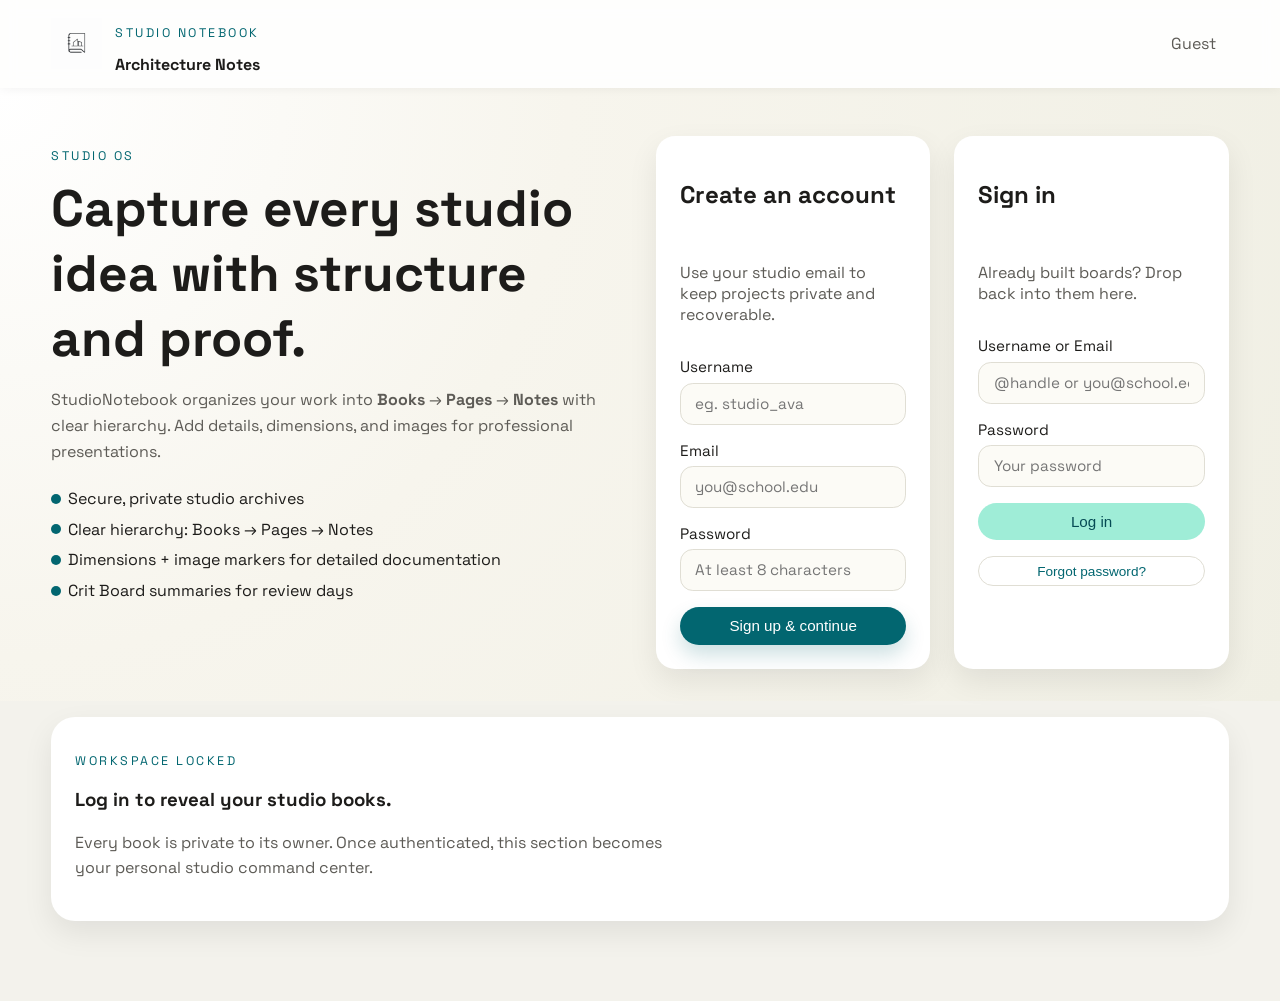
<file: frontend/index.html>
<!DOCTYPE html>
<html lang="en">
<head>
    <meta charset="UTF-8" />
    <meta name="viewport" content="width=device-width, initial-scale=1.0" />
    <title>StudioNotebook | Dashboard</title>
    <link rel="stylesheet" href="styles.css" />
</head>
<body data-page="dashboard">
    <nav class="top-bar">
        <div class="brand">
            <img src="StudioNotebook_Logo.png" alt="StudioNotebook logo" class="brand__logo" />
            <div>
                <p class="eyebrow">Studio Notebook</p>
                <strong>Architecture Notes</strong>
            </div>
        </div>
        <div class="top-bar__actions" id="nav-auth">
            <p id="nav-username" class="muted"></p>
            <div class="top-bar__cta">
                <a href="settings.html" class="btn ghost small" id="nav-settings">Settings</a>
                <button id="nav-logout" class="btn ghost small">Log out</button>
            </div>
        </div>
    </nav>

    <header id="public-hero" class="hero hero--split">
        <div class="hero__content">
            <p class="eyebrow">Studio OS</p>
            <h1>Capture every studio idea with structure and proof.</h1>
            <p class="subtitle">
                StudioNotebook organizes your work into <strong>Books</strong> → <strong>Pages</strong> → <strong>Notes</strong> with clear hierarchy. Add details, dimensions, and images for professional presentations.
            </p>
            <ul class="hero__bullets">
                <li>Secure, private studio archives</li>
                <li>Clear hierarchy: Books → Pages → Notes</li>
                <li>Dimensions + image markers for detailed documentation</li>
                <li>Crit Board summaries for review days</li>
            </ul>
        </div>
        <div class="auth-stack">
            <section class="auth-card">
                <h2>Create an account</h2>
                <p class="muted">Use your studio email to keep projects private and recoverable.</p>
                <form id="signup-form" class="form__stack">
                    <label>
                        Username
                        <input type="text" name="username" placeholder="eg. studio_ava" required />
                    </label>
                    <label>
                        Email
                        <input type="email" name="email" placeholder="you@school.edu" required />
                    </label>
                    <label>
                        Password
                        <input type="password" name="password" placeholder="At least 8 characters" required />
                    </label>
                    <button type="submit" class="btn primary">Sign up &amp; continue</button>
                </form>
            </section>
            <section class="auth-card" id="login-card">
                <h2>Sign in</h2>
                <p class="muted">Already built boards? Drop back into them here.</p>
                <form id="login-form" class="form__stack">
                    <label>
                        Username or Email
                        <input type="text" name="username_or_email" placeholder="@handle or you@school.edu" required />
                    </label>
                    <label>
                        Password
                        <input type="password" name="password" placeholder="Your password" required />
                    </label>
                    <button type="submit" class="btn secondary">Log in</button>
                    <button type="button" id="forgot-password-toggle" class="btn ghost small">Forgot password?</button>
                </form>
                
                <div id="reset-flow" class="hidden">
                    <hr />
                    <h3>Reset Password</h3>
                    <p class="muted">Enter your email to receive a reset token.</p>
                    <form id="reset-form" class="form__stack">
                        <label>
                            Email
                            <input type="email" name="email" placeholder="you@school.edu" required />
                        </label>
                        <button type="submit" class="btn ghost">Send reset email</button>
                    </form>
                    <form id="reset-confirm-form" class="form__stack hidden">
                        <label>
                            Reset Code
                            <input type="text" name="token" placeholder="Check your console/terminal" required />
                        </label>
                        <label>
                            New Password
                            <input type="password" name="password" placeholder="At least 8 characters" required />
                        </label>
                        <button type="submit" class="btn secondary">Update password</button>
                    </form>
                    <button type="button" id="reset-cancel" class="btn ghost small">Back to sign in</button>
                </div>
            </section>
        </div>
    </header>

    <section id="workspace-hero" class="hero hero--dashboard hidden">
        <div class="hero__content">
            <p class="eyebrow">Studio Hub</p>
            <h1>Welcome back, <span id="hero-username">Designer</span>.</h1>
            <p class="subtitle">
                <strong>Book → Page → Note</strong> hierarchy keeps your work organized. Add detailed notes with dimensions and images for presentation-ready studio documentation.
            </p>
            <div class="hierarchy-explainer">
                <div class="hierarchy-step">
                    <div class="hierarchy-icon">📚</div>
                    <div>
                        <strong>Books</strong>
                        <p class="muted">Project collections</p>
                    </div>
                </div>
                <div class="hierarchy-step">
                    <div class="hierarchy-icon">📄</div>
                    <div>
                        <strong>Pages</strong>
                        <p class="muted">Sheets inside a book</p>
                    </div>
                </div>
                <div class="hierarchy-step">
                    <div class="hierarchy-icon">📝</div>
                    <div>
                        <strong>Notes</strong>
                        <p class="muted">Content cards with details</p>
                    </div>
                </div>
            </div>
            <ul class="pulse-list">
                <li>
                    <strong>Latest book</strong>
                    <p><span id="stat-highlight-name">No books yet</span> · <span id="stat-highlight-count">0</span> pages captured.</p>
                </li>
                <li>
                    <strong>Status</strong>
                    <p>Private by default. Export when you're ready to present or submit.</p>
                </li>
            </ul>
            <div class="cta-row">
                <a class="btn primary" href="#book-form">Add new book</a>
                <button id="open-latest-book" class="btn ghost">Open latest book</button>
            </div>
        </div>
        <div class="workspace-panel">
            <div class="stat-grid">
                <article class="stat-card">
                    <p class="eyebrow">Books</p>
                    <p class="stat-card__value" id="stat-books">0</p>
                    <p class="muted">Project collections</p>
                </article>
                <article class="stat-card">
                    <p class="eyebrow">Pages</p>
                    <p class="stat-card__value" id="stat-pages">0</p>
                    <p class="muted">Sheets with notes</p>
                </article>
                <article class="stat-card">
                    <p class="eyebrow">Focus</p>
                    <p class="stat-card__value" id="stat-focus-count">0</p>
                    <p class="muted" id="stat-focus-label">Start your first book</p>
                </article>
            </div>
            <div class="workspace-note">
                <p class="eyebrow">Tip</p>
                <p id="workspace-note-body">
                    Use clear titles for books and pages. Add dimensions and notes to make your documentation presentation-ready.
                </p>
            </div>
        </div>
    </section>

    <main class="main-flow">
        <section id="auth-invite" class="panel">
            <p class="eyebrow">Workspace locked</p>
            <h3>Log in to reveal your studio books.</h3>
            <p class="subtitle">
                Every book is private to its owner. Once authenticated, this section becomes your personal studio
                command center.
            </p>
        </section>

        <section id="app-shell" class="panel app-shell hidden">
            <div class="panel__header">
                <div>
                    <p class="eyebrow">Workspace</p>
                    <h3 id="app-welcome">Welcome back</h3>
                </div>
                <button id="refresh-books" class="btn ghost">Refresh</button>
            </div>
            <div class="app-shell__grid">
                <form id="book-form" class="form__stack card">
                    <h4>Add a Book</h4>
                    <label>
                        Book Title
                        <input type="text" name="title" placeholder="eg. Civic Library" required />
                    </label>
                    <label>
                        Sector (optional)
                        <input type="text" name="sector" placeholder="eg. Public, Residential" />
                    </label>
                    <label>
                        Description (optional)
                        <textarea name="description" rows="3" placeholder="Brief for the studio project."></textarea>
                    </label>
                    <button type="submit" class="btn primary">Save Book</button>
                    <p class="form__hint">Use project names that will look good on a crit board export.</p>
                </form>

                <div>
                    <div class="panel__subheader">
                        <p class="eyebrow">Your books</p>
                        <h4>Tap to open the tile pages.</h4>
                    </div>
                    <div id="book-list" class="category-grid"></div>
                </div>
            </div>
        </section>

        <section id="dashboard-tools" class="panel app-shell hidden">
            <div class="panel__header">
                <div>
                    <p class="eyebrow">Studio Alerts</p>
                    <h3>Deadlines and reminders</h3>
                </div>
            </div>
            <div class="app-shell__grid">
                <div>
                    <div class="panel__subheader">
                        <p class="eyebrow">Upcoming</p>
                        <h4>Scheduled reminders</h4>
                    </div>
                    <div id="reminder-list" class="reminder-list"></div>
                </div>
                <form id="reminder-form" class="form__stack card">
                    <h4>Add Reminder</h4>
                    <label>
                        Title
                        <input type="text" name="title" placeholder="eg. Pin-up for studio" required />
                    </label>
                    <label>
                        Remind at
                        <input type="datetime-local" name="remind_at" required />
                    </label>
                    <button type="submit" class="btn primary">Schedule</button>
                    <p class="form__hint">Browser notifications will be enabled later in v1.</p>
                </form>
            </div>
        </section>
    </main>

    <template id="book-card-template">
        <article class="category-card">
            <div>
                <p class="category-card__title"></p>
                <p class="category-card__count"></p>
            </div>
            <a class="btn secondary" href="#">Open</a>
        </article>
    </template>

    <div id="toast" class="toast" role="status" aria-live="polite"></div>

    <script src="app.js" type="module"></script>
</body>
</html>
</file>
<file: frontend/styles.css>
@import url("https://fonts.googleapis.com/css2?family=Space+Grotesk:wght@400;500;600&family=Inter:wght@400;500&display=swap");

:root {
    --bg: #f3f2ec;
    --panel: #ffffff;
    --accent: #026670;
    --accent-soft: #9fedd7;
    --text: #1d1c1a;
    --muted: #5d5b56;
    --border: #e0ded4;
    --shadow: 0 12px 30px rgba(0, 0, 0, 0.08);
}

* {
    box-sizing: border-box;
}

html {
    width: 100%;
    overflow-x: hidden;
}

body {
    margin: 0;
    font-family: "Space Grotesk", "Inter", sans-serif;
    background: var(--bg);
    color: var(--text);
    min-height: 100vh;
    overflow-x: hidden;
}

.top-bar {
    position: sticky;
    top: 0;
    z-index: 10;
    display: flex;
    justify-content: space-between;
    align-items: center;
    padding: 0.8rem clamp(1rem, 4vw, 4rem);
    background: rgba(255, 255, 255, 0.9);
    backdrop-filter: blur(8px);
    box-shadow: 0 1px 10px rgba(0, 0, 0, 0.05);
}

.brand {
    display: flex;
    align-items: center;
    gap: 0.8rem;
}

.brand__logo {
    width: clamp(44px, 4vw, 58px);
    height: auto;
    object-fit: contain;
    flex-shrink: 0;
}

.top-bar__actions {
    display: flex;
    align-items: center;
    gap: 0.8rem;
}

.top-bar__cta {
    display: flex;
    gap: 0.5rem;
}

img {
    max-width: 100%;
    display: block;
}

a {
    color: inherit;
    text-decoration: none;
}

.hero,
.sub-hero {
    display: grid;
    grid-template-columns: repeat(auto-fit, minmax(280px, 1fr));
    gap: 2rem;
    padding: 3rem clamp(1rem, 4vw, 4rem) 2rem;
    background: radial-gradient(circle at top left, #ffffff 0%, #f7f5ed 40%, #f0efe4 100%);
}

.hero--split {
    align-items: stretch;
}

.hero--dashboard {
    align-items: center;
    border-bottom: 1px solid var(--border);
    background: radial-gradient(circle at 20% 20%, #ffffff 0%, #f7f5ed 45%, #e6f6f2 100%);
}

.hero__panel {
    background: var(--panel);
    padding: 2rem;
    border-radius: 1.5rem;
    box-shadow: var(--shadow);
}

.workspace-panel {
    background: var(--panel);
    border-radius: 1.5rem;
    padding: 1.5rem;
    box-shadow: var(--shadow);
    display: flex;
    flex-direction: column;
    gap: 1.2rem;
}

.auth-stack {
    display: grid;
    grid-template-columns: repeat(auto-fit, minmax(260px, 1fr));
    gap: 1.5rem;
}

.auth-card {
    background: var(--panel);
    border-radius: 1.2rem;
    padding: 1.5rem;
    box-shadow: var(--shadow);
    display: flex;
    flex-direction: column;
    gap: 1rem;
}

.auth-card--mini {
    border: 1px dashed var(--border);
}

.stat-grid {
    display: grid;
    grid-template-columns: repeat(auto-fit, minmax(140px, 1fr));
    gap: 1rem;
}

.stat-card {
    border: 1px solid var(--border);
    border-radius: 1rem;
    padding: 1rem 1.2rem;
    background: #fffefa;
    box-shadow: inset 0 0 0 1px rgba(255, 255, 255, 0.3);
}

.stat-card__value {
    font-size: clamp(1.6rem, 4vw, 2.4rem);
    margin: 0.3rem 0;
}

.workspace-note {
    border: 1px dashed var(--accent);
    border-radius: 1rem;
    padding: 1rem 1.2rem;
    background: rgba(2, 102, 112, 0.06);
}

.pulse-list {
    list-style: none;
    padding: 0;
    margin: 1.4rem 0 0;
    display: grid;
    gap: 1rem;
}

.pulse-list li {
    padding: 1rem 1.2rem;
    border-radius: 1rem;
    border: 1px solid var(--border);
    background: #ffffff;
    box-shadow: 0 8px 18px rgba(0, 0, 0, 0.05);
}

.pulse-list strong {
    display: block;
    margin-bottom: 0.35rem;
}

.cta-row {
    display: flex;
    flex-wrap: wrap;
    gap: 0.8rem;
    margin-top: 1.2rem;
}

.hero__bullets {
    list-style: none;
    padding: 0;
    margin: 1.5rem 0 0;
    display: grid;
    gap: 0.6rem;
}

.hero__bullets li {
    display: flex;
    align-items: center;
    gap: 0.4rem;
}

.hero__bullets li::before {
    content: "";
    width: 10px;
    height: 10px;
    border-radius: 50%;
    background: var(--accent);
}

.hero__content h1,
.sub-hero h1 {
    font-size: clamp(2rem, 4vw, 3.2rem);
    margin: 0.2rem 0 1rem;
}

.subtitle {
    color: var(--muted);
    line-height: 1.6;
    max-width: 60ch;
}

.muted {
    color: var(--muted);
}

.eyebrow {
    letter-spacing: 0.2em;
    text-transform: uppercase;
    font-size: 0.78rem;
    color: var(--accent);
}

main {
    padding: 1rem clamp(1rem, 4vw, 4rem) 3rem;
}

.main-flow {
    display: flex;
    flex-direction: column;
    gap: 1.5rem;
}

.panel {
    background: var(--panel);
    border-radius: 1.5rem;
    padding: 1.5rem;
    box-shadow: var(--shadow);
    margin-bottom: 2rem;
}

.panel__subheader {
    margin-bottom: 1rem;
}

.reminder-list {
    display: grid;
    gap: 0.8rem;
}

.reminder-card {
    background: #fffefa;
    border: 1px solid var(--border);
    border-radius: 1rem;
    padding: 1rem;
}

.panel__header {
    display: flex;
    justify-content: space-between;
    align-items: center;
    gap: 1rem;
    margin-bottom: 1.2rem;
}

.app-shell__grid {
    display: grid;
    grid-template-columns: repeat(auto-fit, minmax(260px, 1fr));
    gap: 1.5rem;
}

.card {
    background: #fffefa;
    border: 1px solid var(--border);
    border-radius: 1.2rem;
    padding: 1.3rem;
}

.app-shell.hidden,
.hidden {
    display: none !important;
}

.category-grid {
    display: grid;
    grid-template-columns: repeat(auto-fit, minmax(220px, 1fr));
    gap: 1rem;
}

.tile-grid {
    display: grid;
    grid-template-columns: repeat(auto-fit, minmax(260px, 1fr));
    gap: 1.2rem;
}

.hierarchy-explainer {
    display: flex;
    gap: 1.5rem;
    margin: 1.5rem 0;
    padding: 1rem;
    background: rgba(2, 102, 112, 0.04);
    border-radius: 1rem;
    border: 1px solid var(--border);
}

.hierarchy-step {
    display: flex;
    align-items: center;
    gap: 0.8rem;
    flex: 1;
}

.hierarchy-icon {
    font-size: 1.5rem;
    background: #fff;
    width: 40px;
    height: 40px;
    display: flex;
    align-items: center;
    justify-content: center;
    border-radius: 50%;
    box-shadow: 0 2px 5px rgba(0,0,0,0.05);
}

.tile-card {
    background: var(--panel);
    border-radius: 1rem;
    padding: 1.5rem;
    box-shadow: var(--shadow);
    display: flex;
    flex-direction: column;
    gap: 1.2rem;
    border: 1px solid var(--border);
    transition: transform 0.2s, box-shadow 0.2s;
    overflow: hidden; /* Prevent content overflow */
    position: relative;
}

.tile-card:hover {
    transform: translateY(-4px);
    box-shadow: 0 15px 35px rgba(0, 0, 0, 0.1);
}

.tile-card__title {
    font-family: "Space Grotesk", sans-serif;
    font-weight: 600;
    font-size: 1.25rem;
    margin: 0;
    color: var(--accent);
}

.tile-card__note {
    color: var(--text);
    font-size: 1rem;
    line-height: 1.6;
    margin: 0;
    white-space: pre-wrap;
    word-break: break-word; /* Fix overflow */
}

.tile-card__dimensions {
    display: grid;
    gap: 0.6rem;
    background: #f9f9f7;
    padding: 1rem;
    border-radius: 0.8rem;
    border-left: 3px solid var(--accent-soft);
}

.dimension-item {
    display: flex;
    justify-content: space-between;
    font-size: 0.9rem;
}

.dimension-label {
    font-weight: 500;
    color: var(--muted);
}

.dimension-value {
    font-weight: 600;
    color: var(--accent);
}

.tile-card__actions {
    margin-top: auto;
    padding-top: 1rem;
    border-top: 1px solid var(--border);
    display: flex;
    gap: 0.6rem;
}

/* Settings Page Styles */
.settings-container {
    max-width: 800px;
    margin: 2rem auto;
}

.nav-link {
    display: flex;
    align-items: center;
    gap: 0.5rem;
    color: var(--accent);
    font-weight: 500;
}

.nav-link:hover {
    text-decoration: underline;
}


.category-card {
    border: 1px solid var(--border);
    border-radius: 1rem;
    padding: 1.25rem;
    display: flex;
    justify-content: space-between;
    align-items: flex-end;
    background: #fffefa;
}

.category-card__title {
    font-size: 1.2rem;
    margin: 0 0 0.5rem;
}

.category-card__count {
    color: var(--muted);
    margin: 0;
}

.btn {
    border: none;
    border-radius: 999px;
    padding: 0.65rem 1.3rem;
    font-size: 0.95rem;
    cursor: pointer;
    transition: transform 0.15s ease, box-shadow 0.2s;
    display: inline-flex;
    align-items: center;
    justify-content: center;
    gap: 0.4rem;
}

.btn.small {
    padding: 0.4rem 0.9rem;
    font-size: 0.85rem;
}

.btn.primary {
    background: var(--accent);
    color: #ffffff;
    box-shadow: 0 10px 20px rgba(2, 102, 112, 0.2);
}

.btn.primary:hover {
    transform: translateY(-1px);
}

.btn.secondary {
    background: var(--accent-soft);
    color: #064b54;
}

.btn.ghost {
    background: transparent;
    color: var(--accent);
    border: 1px solid var(--border);
}

/* removed duplicate auth-card--mini block */

.btn.icon {
    border-radius: 8px;
    padding: 0.2rem 0.4rem;
    font-size: 0.85rem;
}

.form__stack {
    display: flex;
    flex-direction: column;
    gap: 1rem;
}

.form__stack label {
    display: flex;
    flex-direction: column;
    font-size: 0.95rem;
    gap: 0.4rem;
}

.form__stack input,
.form__stack textarea {
    border: 1px solid var(--border);
    border-radius: 0.8rem;
    padding: 0.65rem 0.9rem;
    font-family: inherit;
    font-size: 0.95rem;
    background: #fcfbf6;
}

.form__stack textarea {
    resize: vertical;
}

.form__hint {
    color: var(--muted);
    font-size: 0.85rem;
    margin: 0;
}

.table-wrapper {
    overflow-x: auto;
}

table {
    width: 100%;
    border-collapse: separate;
    border-spacing: 0;
}

th,
td {
    text-align: left;
    padding: 0.75rem;
    border-bottom: 1px solid var(--border);
    vertical-align: top;
}

th {
    font-size: 0.85rem;
    text-transform: uppercase;
    letter-spacing: 0.08em;
    color: var(--muted);
    background: #faf8f1;
}

tr:last-child td {
    border-bottom: none;
}

.empty-state {
    text-align: center;
    color: var(--muted);
}

.table-actions {
    display: flex;
    flex-wrap: wrap;
    gap: 0.4rem;
}

.image-chip {
    position: relative;
    border-radius: 0.8rem;
    overflow: hidden;
    margin-bottom: 0.4rem;
    max-width: 130px;
}

.image-chip img {
    width: 100%;
    height: 90px;
    object-fit: cover;
}

.image-chip .btn.icon {
    position: absolute;
    top: 4px;
    right: 4px;
    background: rgba(255, 255, 255, 0.85);
}

.toast {
    position: fixed;
    bottom: 1.5rem;
    right: 1.5rem;
    background: var(--accent);
    color: white;
    padding: 0.9rem 1.3rem;
    border-radius: 0.8rem;
    box-shadow: var(--shadow);
    opacity: 0;
    pointer-events: none;
    transition: opacity 0.3s ease, transform 0.3s ease;
    transform: translateY(10px);
}

.toast.show {
    opacity: 1;
    transform: translateY(0);
}

.grid-two {
    display: grid;
    grid-template-columns: 3fr 1.5fr;
    gap: 2rem;
    padding: clamp(1rem, 4vw, 4rem);
}

.sticky {
    position: sticky;
    top: 1.5rem;
}

@media (max-width: 960px) {
    .grid-two {
        grid-template-columns: 1fr;
    }

    .sticky {
        position: static;
    }
}

@media (max-width: 720px) {
    .top-bar {
        flex-direction: column;
        align-items: flex-start;
        gap: 0.6rem;
    }

    .top-bar__actions {
        width: 100%;
        justify-content: space-between;
        flex-wrap: wrap;
    }

    .top-bar__cta {
        width: 100%;
        gap: 0.5rem;
        justify-content: flex-start;
    }

    .top-bar__cta .btn {
        flex: 1;
    }

    .hero,
    .sub-hero {
        padding: 2rem 1rem 1.5rem;
        grid-template-columns: 1fr;
    }

    main {
        padding: 0.5rem 1rem 2rem;
    }

    .panel,
    .workspace-panel,
    .card {
        padding: 1rem;
        border-radius: 1rem;
    }

    .category-card {
        flex-direction: column;
        align-items: flex-start;
        gap: 0.6rem;
    }

    .app-shell__grid,
    .auth-stack {
        grid-template-columns: 1fr;
    }

    .table-wrapper {
        margin: 0 -0.5rem;
    }
}

@media (max-width: 640px) {
    table,
    thead,
    tbody,
    th,
    td,
    tr {
        display: block;
    }

    thead {
        position: absolute;
        left: -9999px;
        opacity: 0;
    }

    tbody tr {
        border: 1px solid var(--border);
        border-radius: 1rem;
        padding: 0.9rem;
        margin-bottom: 1rem;
        background: #fffefa;
    }

    tbody td {
        border: none;
        padding: 0.4rem 0;
        display: flex;
        justify-content: space-between;
        gap: 1rem;
        align-items: flex-start;
    }

    tbody td::before {
        content: attr(data-label);
        font-weight: 600;
        color: var(--muted);
        flex: 0 0 45%;
    }

    tbody td[data-cell="images"] {
        flex-direction: column;
    }

    .table-actions {
        flex-direction: column;
        align-items: stretch;
    }

    .btn.small {
        width: 100%;
    }
}

@media (max-width: 420px) {
    body {
        font-size: 0.95rem;
    }

    .top-bar {
        padding: 0.8rem 0.9rem;
    }

    .top-bar__actions,
    .top-bar__cta {
        gap: 0.4rem;
    }

    .top-bar__cta .btn {
        flex: auto;
        min-width: calc(50% - 0.5rem);
    }

    .panel,
    .workspace-panel,
    .card,
    .table-wrapper,
    main,
    .hero,
    .sub-hero {
        margin: 0;
        padding-left: 0.8rem;
        padding-right: 0.8rem;
    }

    .table-wrapper {
        margin: 0;
    }

    .cta-row {
        flex-direction: column;
    }

    tbody td {
        flex-direction: column;
        gap: 0.3rem;
    }

/* Responsiveness and Mobile Polish */
@media (max-width: 768px) {
    .top-bar {
        padding: 0.6rem 1rem;
        flex-direction: column;
        gap: 0.6rem;
        text-align: center;
    }
    
    .brand {
        flex-direction: column;
        gap: 0.2rem;
    }

    .top-bar__actions {
        width: 100%;
        justify-content: space-between;
    }

    .hero, .sub-hero {
        padding: 2rem 1rem;
        text-align: center;
    }

    .grid-two {
        grid-template-columns: 1fr;
        padding: 1rem;
    }

    .panel {
        padding: 1.2rem;
    }

    .category-grid, #page-grid {
        grid-template-columns: 1fr;
    }

    /* Fix image marker responsiveness */
    .image-container {
        overflow-x: auto;
    }

    .marker {
        width: 24px;
        height: 24px;
        font-size: 0.8rem;
    }

    /* Modal polish */
    .modal-content {
        width: 95%;
        margin: 10% auto;
        padding: 1.5rem;
    }
}

@media (max-width: 480px) {
    .btn {
        width: 100%;
        justify-content: center;
    }
    
    .top-bar__cta {
        width: 100%;
        flex-wrap: wrap;
    }
    
    .hero__panel {
        padding: 1rem;
    }
}
</file>
